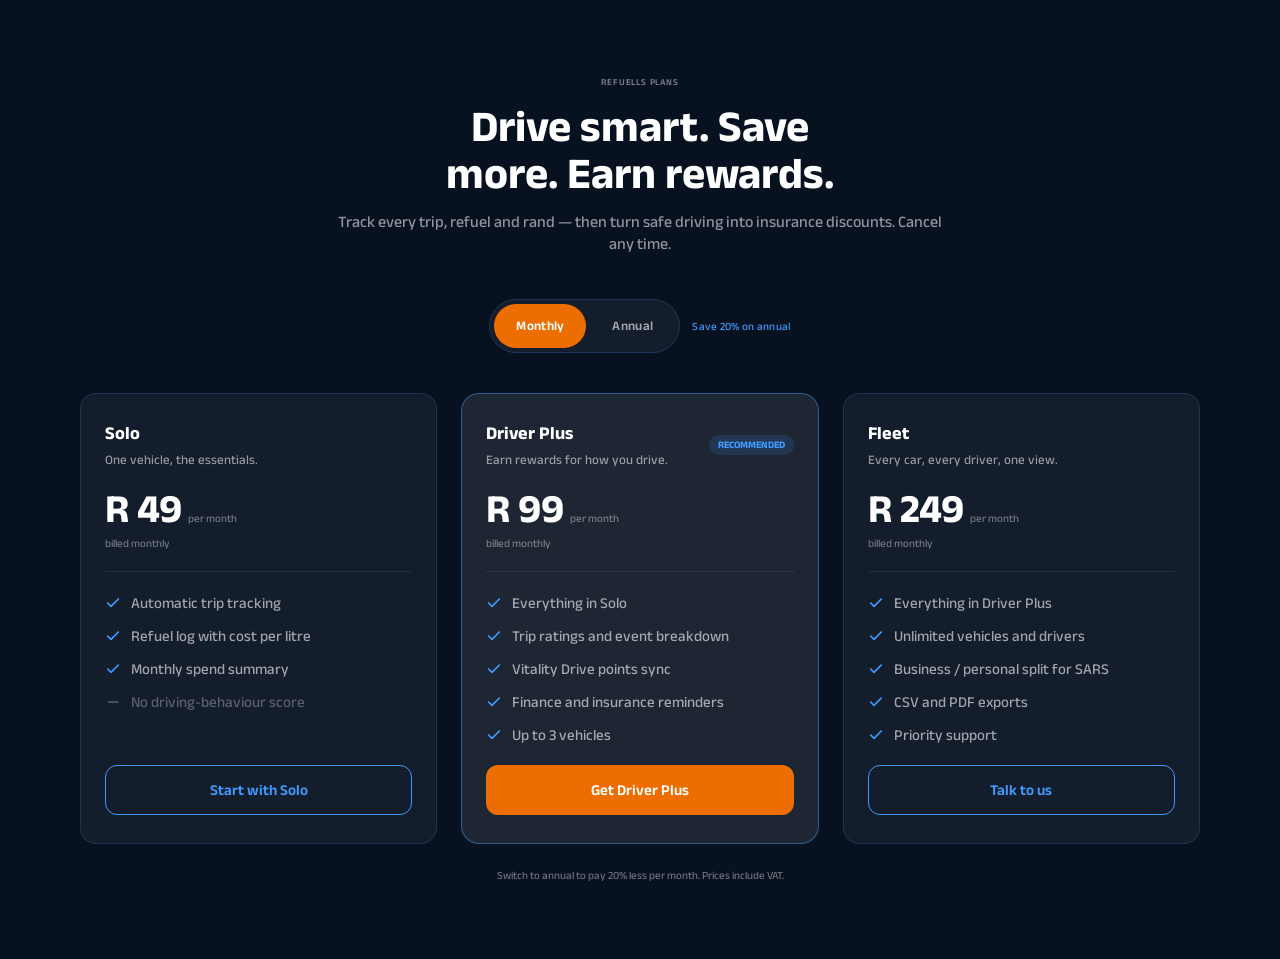
<file: Task 1 Front-end build/index.html>
<!DOCTYPE html>
<html lang="en">
<head>
<meta charset="utf-8">
<meta name="viewport" content="width=device-width, initial-scale=1">
<title>Refuells — Plans &amp; Pricing</title>
<link rel="preconnect" href="https://fonts.googleapis.com">
<link rel="preconnect" href="https://fonts.gstatic.com" crossorigin>
<link rel="stylesheet" href="../ds/styles.css">
<link rel="stylesheet" href="pricing.css">
</head>
<body>

<!-- Icon sprite. Two glyphs: a check for included features, a dash for excluded ones. -->
<svg width="0" height="0" aria-hidden="true" focusable="false" style="position:absolute">
  <symbol id="icon-check" viewBox="0 0 24 24"><path d="M20 6 9 17l-5-5"></path></symbol>
  <symbol id="icon-dash" viewBox="0 0 24 24"><path d="M5 12h14"></path></symbol>
</svg>

<section id="pricing" class="pricing" aria-labelledby="pricing-title"
         data-default-billing="Monthly" data-annual-discount="20">

  <header class="pricing__header">
    <p class="pricing__eyebrow">Refuells Plans</p>
    <h2 id="pricing-title" class="pricing__title">Drive smart. Save more. Earn rewards.</h2>
    <p class="pricing__lede">Track every trip, refuel and rand — then turn safe driving into insurance discounts. Cancel any time.</p>
  </header>

  <div class="billing" role="group" aria-label="Billing period">
    <div class="billing__switch">
      <button type="button" class="billing__pill" data-billing="monthly" aria-pressed="true">Monthly</button>
      <button type="button" class="billing__pill" data-billing="annual" aria-pressed="false">Annual</button>
    </div>
    <p class="billing__savings" data-savings-note>Save 20% on annual</p>
  </div>

  <div class="tiers">

    <article class="tier" aria-labelledby="tier-solo">
      <div class="tier__head">
        <div class="tier__intro">
          <h3 id="tier-solo" class="tier__name">Solo</h3>
          <p class="tier__tagline">One vehicle, the essentials.</p>
        </div>
      </div>
      <p class="tier__price">
        <span class="tier__amount">R <span data-price="0">49</span></span>
        <span class="tier__per" data-per-label>per month</span>
      </p>
      <p class="tier__billed" data-billed="0">billed monthly</p>
      <div class="tier__divider"></div>
      <ul class="features">
        <li class="feature"><svg class="feature__icon" aria-hidden="true"><use href="#icon-check"></use></svg>Automatic trip tracking</li>
        <li class="feature"><svg class="feature__icon" aria-hidden="true"><use href="#icon-check"></use></svg>Refuel log with cost per litre</li>
        <li class="feature"><svg class="feature__icon" aria-hidden="true"><use href="#icon-check"></use></svg>Monthly spend summary</li>
        <li class="feature feature--excluded"><svg class="feature__icon" aria-hidden="true"><use href="#icon-dash"></use></svg>No driving-behaviour score</li>
      </ul>
      <button type="button" class="ds-button ds-button--secondary">Start with Solo</button>
    </article>

    <article class="tier tier--featured" aria-labelledby="tier-plus">
      <div class="tier__head">
        <div class="tier__intro">
          <h3 id="tier-plus" class="tier__name">Driver Plus</h3>
          <p class="tier__tagline">Earn rewards for how you drive.</p>
        </div>
        <span class="ds-badge">RECOMMENDED</span>
      </div>
      <p class="tier__price">
        <span class="tier__amount">R <span data-price="1">99</span></span>
        <span class="tier__per" data-per-label>per month</span>
      </p>
      <p class="tier__billed" data-billed="1">billed monthly</p>
      <div class="tier__divider"></div>
      <ul class="features">
        <li class="feature"><svg class="feature__icon" aria-hidden="true"><use href="#icon-check"></use></svg>Everything in Solo</li>
        <li class="feature"><svg class="feature__icon" aria-hidden="true"><use href="#icon-check"></use></svg>Trip ratings and event breakdown</li>
        <li class="feature"><svg class="feature__icon" aria-hidden="true"><use href="#icon-check"></use></svg>Vitality Drive points sync</li>
        <li class="feature"><svg class="feature__icon" aria-hidden="true"><use href="#icon-check"></use></svg>Finance and insurance reminders</li>
        <li class="feature"><svg class="feature__icon" aria-hidden="true"><use href="#icon-check"></use></svg>Up to 3 vehicles</li>
      </ul>
      <button type="button" class="ds-button ds-button--primary">Get Driver Plus</button>
    </article>

    <article class="tier" aria-labelledby="tier-fleet">
      <div class="tier__head">
        <div class="tier__intro">
          <h3 id="tier-fleet" class="tier__name">Fleet</h3>
          <p class="tier__tagline">Every car, every driver, one view.</p>
        </div>
      </div>
      <p class="tier__price">
        <span class="tier__amount">R <span data-price="2">249</span></span>
        <span class="tier__per" data-per-label>per month</span>
      </p>
      <p class="tier__billed" data-billed="2">billed monthly</p>
      <div class="tier__divider"></div>
      <ul class="features">
        <li class="feature"><svg class="feature__icon" aria-hidden="true"><use href="#icon-check"></use></svg>Everything in Driver Plus</li>
        <li class="feature"><svg class="feature__icon" aria-hidden="true"><use href="#icon-check"></use></svg>Unlimited vehicles and drivers</li>
        <li class="feature"><svg class="feature__icon" aria-hidden="true"><use href="#icon-check"></use></svg>Business / personal split for SARS</li>
        <li class="feature"><svg class="feature__icon" aria-hidden="true"><use href="#icon-check"></use></svg>CSV and PDF exports</li>
        <li class="feature"><svg class="feature__icon" aria-hidden="true"><use href="#icon-check"></use></svg>Priority support</li>
      </ul>
      <button type="button" class="ds-button ds-button--secondary">Talk to us</button>
    </article>

  </div>

  <p class="pricing__note" aria-live="polite" data-live-note>Switch to annual to pay 20% less per month. Prices include VAT.</p>
</section>

<script src="pricing.js"></script>
</body>
</html>
</file>
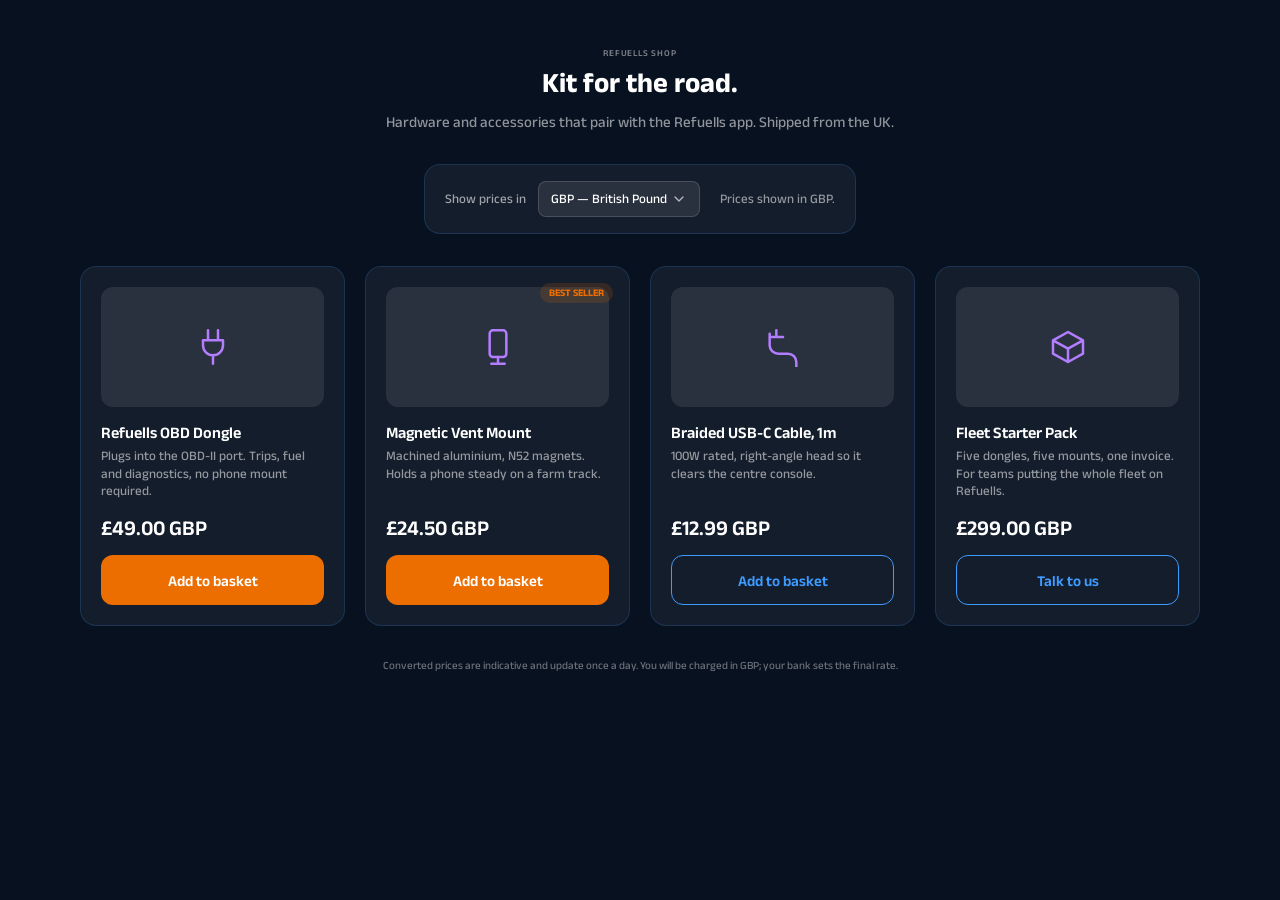
<file: Task 3 API Integration/index.html>
<!DOCTYPE html>
<html lang="en-GB">
<head>
<meta charset="utf-8">
<meta name="viewport" content="width=device-width, initial-scale=1">
<title>Refuells Shop — Live currency conversion</title>
<link rel="preconnect" href="https://fonts.googleapis.com">
<link rel="preconnect" href="https://fonts.gstatic.com" crossorigin>
<link rel="preconnect" href="https://api.frankfurter.dev">
<link rel="stylesheet" href="../ds/styles.css">
<link rel="stylesheet" href="currency.css">
</head>
<body>

<!-- Task 3 demo storefront. Every price below is authored in GBP and is correct
     as-is: currency.js only ever ADDS a converted line above the GBP one. With
     JavaScript off, or the rate API down, this page is a normal GBP shop.

     data-base-currency  the currency prices are stored and charged in
     data-rate-ttl-hours how long a cached rate table stays fresh -->
<main class="shop" data-base-currency="GBP" data-rate-ttl-hours="12">

  <header class="shop__header">
    <p class="shop__eyebrow">Refuells Shop</p>
    <h1 class="shop__title">Kit for the road.</h1>
    <p class="shop__lede">Hardware and accessories that pair with the Refuells app. Shipped from the UK.</p>
  </header>

  <!-- The control and the rate status sit together: one is the input, the other
       is the feedback. The status region is polite so a currency change is
       announced without interrupting whatever the user is reading. -->
  <div class="currency">
    <div class="currency__field">
      <label class="currency__label" for="currency-select">Show prices in</label>
      <select class="currency__select" id="currency-select" data-currency-select>
        <option value="GBP">GBP — British Pound</option>
      </select>
    </div>
    <p class="currency__status" data-rate-status role="status" aria-live="polite"></p>
  </div>

  <ul class="products">

    <li class="product">
      <div class="product__media" aria-hidden="true">
        <svg class="product__glyph" viewBox="0 0 24 24"><use href="#icon-plug"></use></svg>
      </div>
      <div class="product__body">
        <h2 class="product__name">Refuells OBD Dongle</h2>
        <p class="product__blurb">Plugs into the OBD-II port. Trips, fuel and diagnostics, no phone mount required.</p>
        <p class="price" data-price="49.00">
          <span class="price__converted" data-price-converted hidden></span>
          <span class="price__base"><data value="49.00">£49.00</data> GBP</span>
        </p>
        <button type="button" class="ds-button ds-button--primary">Add to basket</button>
      </div>
    </li>

    <li class="product">
      <span class="ds-badge product__badge">BEST SELLER</span>
      <div class="product__media" aria-hidden="true">
        <svg class="product__glyph" viewBox="0 0 24 24"><use href="#icon-mount"></use></svg>
      </div>
      <div class="product__body">
        <h2 class="product__name">Magnetic Vent Mount</h2>
        <p class="product__blurb">Machined aluminium, N52 magnets. Holds a phone steady on a farm track.</p>
        <p class="price" data-price="24.50">
          <span class="price__converted" data-price-converted hidden></span>
          <span class="price__base"><data value="24.50">£24.50</data> GBP</span>
        </p>
        <button type="button" class="ds-button ds-button--primary">Add to basket</button>
      </div>
    </li>

    <li class="product">
      <div class="product__media" aria-hidden="true">
        <svg class="product__glyph" viewBox="0 0 24 24"><use href="#icon-cable"></use></svg>
      </div>
      <div class="product__body">
        <h2 class="product__name">Braided USB-C Cable, 1m</h2>
        <p class="product__blurb">100W rated, right-angle head so it clears the centre console.</p>
        <p class="price" data-price="12.99">
          <span class="price__converted" data-price-converted hidden></span>
          <span class="price__base"><data value="12.99">£12.99</data> GBP</span>
        </p>
        <button type="button" class="ds-button ds-button--secondary">Add to basket</button>
      </div>
    </li>

    <li class="product">
      <div class="product__media" aria-hidden="true">
        <svg class="product__glyph" viewBox="0 0 24 24"><use href="#icon-box"></use></svg>
      </div>
      <div class="product__body">
        <h2 class="product__name">Fleet Starter Pack</h2>
        <p class="product__blurb">Five dongles, five mounts, one invoice. For teams putting the whole fleet on Refuells.</p>
        <p class="price" data-price="299.00">
          <span class="price__converted" data-price-converted hidden></span>
          <span class="price__base"><data value="299.00">£299.00</data> GBP</span>
        </p>
        <button type="button" class="ds-button ds-button--secondary">Talk to us</button>
      </div>
    </li>

  </ul>

  <!-- Not decoration. If you show a converted price you have to say it is not the
       price being charged, or you have mis-sold at checkout. -->
  <p class="shop__disclaimer">
    Converted prices are indicative and update once a day. You will be charged in GBP;
    your bank sets the final rate.
  </p>

</main>

<!-- Icon sprite. Four line glyphs, drawn on the 24×24 grid the DS uses. -->
<svg width="0" height="0" aria-hidden="true" focusable="false" style="position:absolute">
  <symbol id="icon-plug" viewBox="0 0 24 24">
    <path d="M9 2v6M15 2v6M6 8h12v3a6 6 0 0 1-6 6 6 6 0 0 1-6-6V8ZM12 17v5"></path>
  </symbol>
  <symbol id="icon-mount" viewBox="0 0 24 24">
    <rect x="7" y="2" width="10" height="16" rx="2"></rect><path d="M12 18v4M8 22h8"></path>
  </symbol>
  <symbol id="icon-cable" viewBox="0 0 24 24">
    <path d="M4 4v7a5 5 0 0 0 5 5h6a5 5 0 0 1 5 5v3M8 2v4M4 6h8"></path>
  </symbol>
  <symbol id="icon-box" viewBox="0 0 24 24">
    <path d="M21 8 12 3 3 8v8l9 5 9-5V8ZM3 8l9 5 9-5M12 13v8"></path>
  </symbol>
</svg>

<script src="currency.js"></script>
</body>
</html>
</file>
<file: ds/styles.css>
/* Refuells Design System — global entry point.
   Consumers link THIS file. It is a manifest of @imports only. */
@import "tokens/fonts.css";
@import "tokens/colors.css";
@import "tokens/icons.css";
@import "tokens/typography.css";
@import "tokens/spacing.css";
@import "tokens/radius.css";
@import "components.css";
</file>
<file: Task 1 Front-end build/pricing.css>
/* Refuells — Pricing section.
   Every value here comes from Pricing Section.dc.html; the inline styles and
   the pill() helper in its DCLogic class are lifted into classes unchanged. */

/* ---- Page globals (the template's <helmet> block) ---- */
html, body {
  margin: 0;
  background: #081120;
}

a {
  color: var(--primary);
  text-decoration: none;
}

a:hover { color: var(--secondary); }

*:focus-visible {
  outline: 2px solid var(--primary);
  outline-offset: 3px;
  border-radius: 6px;
}

/* ---- Section shell ---- */
.pricing {
  box-sizing: border-box;
  min-height: 100vh;
  padding: clamp(32px, 6vw, 88px) clamp(20px, 5vw, 64px);
  font-family: var(--font);
  background: var(--surface);
  color: var(--text-1);
}

.pricing__header {
  display: flex;
  flex-direction: column;
  align-items: center;
  gap: 14px;
  max-width: 640px;
  margin: 0 auto clamp(28px, 4vw, 44px);
  text-align: center;
}

.pricing__eyebrow {
  margin: 0;
  font: var(--type-label);
  letter-spacing: var(--label-tracking);
  text-transform: uppercase;
  color: var(--text-45);
}

.pricing__title {
  margin: 0;
  font: var(--type-title-xl);
  font-size: clamp(28px, 4.4vw, 44px);
  line-height: 1.08;
  text-wrap: balance;
}

.pricing__lede {
  margin: 0;
  font: var(--type-body);
  font-size: 16px;
  color: var(--text-55);
  text-wrap: pretty;
}

/* ---- Billing toggle ---- */
.billing {
  display: flex;
  justify-content: center;
  align-items: center;
  gap: 12px;
  flex-wrap: wrap;
  margin-bottom: clamp(24px, 3.5vw, 40px);
}

.billing__switch {
  display: inline-flex;
  gap: 4px;
  padding: 4px;
  border: 1px solid var(--card-stroke);
  border-radius: var(--radius-full);
  background: var(--card-fill);
}

/* Driven off aria-pressed so the visual state and the announced state
   can never drift apart. */
.billing__pill {
  padding: 9px 22px;
  min-height: 44px;
  border: none;
  border-radius: var(--radius-full);
  font: var(--type-caption);
  font-family: var(--font);
  font-size: 13px;
  font-weight: 600;
  letter-spacing: var(--pill-tracking);
  color: var(--text-60);
  background: transparent;
  cursor: pointer;
  transition: background .15s ease, color .15s ease;
}

.billing__pill:hover { opacity: .85; }

.billing__pill[aria-pressed="true"] {
  color: #fff;
  background: var(--accent);
}

.billing__savings {
  margin: 0;
  font: var(--type-caption);
  color: var(--primary);
  letter-spacing: var(--pill-tracking);
}

/* ---- Tier grid ---- */
.tiers {
  display: grid;
  grid-template-columns: repeat(auto-fit, minmax(288px, 1fr));
  gap: clamp(16px, 2vw, 24px);
  align-items: stretch;
  max-width: 1120px;
  margin: 0 auto;
}

.tier {
  box-sizing: border-box;
  display: flex;
  flex-direction: column;
  gap: 20px;
  padding: 28px 24px;
  border: 1px solid var(--card-stroke);
  border-radius: var(--radius-lg);
  background: var(--card-fill);
}

.tier--featured {
  position: relative;
  border-radius: var(--radius-hero);
  border-color: rgba(62, 155, 255, 0.45);
  background: var(--card-fill-raised);
}

.tier__head {
  display: flex;
  align-items: center;
  justify-content: space-between;
  gap: 12px;
}

.tier__intro {
  display: flex;
  flex-direction: column;
  gap: 6px;
}

.tier__name {
  margin: 0;
  font: var(--type-title);
  font-size: 18px;
}

.tier__tagline {
  margin: 0;
  font: var(--type-subhead);
  color: var(--text-55);
}

.tier__price {
  margin: 0;
  display: flex;
  align-items: baseline;
  gap: 6px;
}

.tier__amount {
  font: var(--type-hero);
  font-size: 40px;
}

.tier__per {
  font: var(--type-caption);
  color: var(--text-40);
}

/* Pulled up under the price. min-height reserves the line so switching
   between "billed monthly" and "R … billed yearly" never reflows the card. */
.tier__billed {
  margin: -12px 0 0;
  min-height: 14px;
  font: var(--type-caption);
  color: var(--text-40);
}

.tier__divider {
  height: 1px;
  background: var(--divider);
}

/* ---- Feature list ---- */
.features {
  list-style: none;
  margin: 0;
  padding: 0;
  display: flex;
  flex-direction: column;
  gap: 12px;
  flex: 1;
}

.feature {
  display: flex;
  align-items: flex-start;
  gap: 10px;
  font: var(--type-body);
  color: var(--text-60);
}

.feature--excluded { color: var(--text-30); }

.feature__icon {
  width: 16px;
  height: 16px;
  flex: 0 0 auto;
  margin-top: 3px;
  fill: none;
  stroke: var(--primary);
  stroke-width: 2.5;
  stroke-linecap: round;
  stroke-linejoin: round;
}

.feature--excluded .feature__icon { stroke: rgba(255, 255, 255, 0.3); }

/* ---- Footnote ---- */
.pricing__note {
  margin: 24px auto 0;
  max-width: 560px;
  text-align: center;
  font: var(--type-caption);
  color: var(--text-40);
}

@media (prefers-reduced-motion: reduce) {
  .billing__pill { transition: none; }
}
</file>
<file: Task 3 API Integration/currency.css>
/* Refuells Shop — Task 3 demo storefront.
   Everything here is built on the design-system tokens in ds/tokens/. No hex
   values and no raw px scale at this layer: if a value isn't a token, it is a
   layout number (grid columns, media query widths) that the DS has no opinion on. */

*, *::before, *::after { box-sizing: border-box; }

/* The [hidden] attribute has to beat the display rules below it — without this,
   a display: value on .price__converted would keep an empty box on the page. */
[hidden] { display: none !important; }

body {
  margin: 0;
  padding: var(--space-huge) var(--space-lg) var(--space-massive);
  background: var(--surface);
  color: var(--text-1);
  font: var(--type-body);
  font-family: var(--font);
  -webkit-font-smoothing: antialiased;
}

.shop {
  max-width: 1120px;
  margin: 0 auto;
}

/* ---- Header ---------------------------------------------------------- */

.shop__header {
  max-width: 620px;
  margin: 0 auto var(--space-xxl);
  text-align: center;
}

.shop__eyebrow {
  margin: 0 0 var(--space-xs);
  font: var(--type-label);
  font-family: var(--font);
  letter-spacing: var(--label-tracking);
  text-transform: uppercase;
  color: var(--text-45);
}

.shop__title {
  margin: 0 0 var(--space-sm);
  font: var(--type-title-xl);
  font-family: var(--font);
}

.shop__lede {
  margin: 0;
  font: var(--type-body);
  font-family: var(--font);
  color: var(--text-55);
}

/* ---- Currency control ------------------------------------------------ */

.currency {
  display: flex;
  flex-wrap: wrap;
  align-items: center;
  justify-content: center;
  gap: var(--space-sm) var(--space-lg);
  margin: 0 auto var(--space-xxl);
  padding: var(--space-md) var(--space-lg);
  max-width: max-content;
  background: var(--card-fill);
  border: 1px solid var(--card-stroke);
  border-radius: var(--radius-lg);
}

.currency__field {
  display: flex;
  align-items: center;
  gap: var(--space-sm);
}

.currency__label {
  font: var(--type-subhead);
  font-family: var(--font);
  color: var(--text-60);
  white-space: nowrap;
}

.currency__select {
  appearance: none;
  padding: var(--space-xs) var(--space-xxl) var(--space-xs) var(--space-sm);
  background: var(--card-fill-raised);
  border: 1px solid var(--hairline);
  border-radius: var(--radius-sm);
  color: var(--text-1);
  font: var(--type-subhead);
  font-family: var(--font);
  cursor: pointer;

  /* Chevron drawn as a data URI so the control needs no sprite reference.
     stroke is --text-40 flattened to a hex the URI can carry. */
  background-image: url("data:image/svg+xml,%3Csvg xmlns='http://www.w3.org/2000/svg' viewBox='0 0 24 24' fill='none' stroke='%23b3b8c2' stroke-width='2' stroke-linecap='round' stroke-linejoin='round'%3E%3Cpath d='m6 9 6 6 6-6'/%3E%3C/svg%3E");
  background-repeat: no-repeat;
  background-position: right var(--space-sm) center;
  background-size: 16px;
}

.currency__select option {
  /* Native dropdowns render on the OS surface, not ours — set both explicitly
     or Windows renders white-on-white. */
  background: var(--surface-raised);
  color: var(--text-1);
}

/* The status line is a live region: it must hold its space when empty, or an
   announcement shifts the layout under the pointer. */
.currency__status {
  margin: 0;
  min-height: 1.35em;
  font: var(--type-subhead);
  font-family: var(--font);
  color: var(--text-55);
  text-align: center;
}

/* ---- Product grid ---------------------------------------------------- */

.products {
  display: grid;
  grid-template-columns: repeat(4, 1fr);
  gap: var(--space-lg);
  margin: 0 0 var(--space-xxl);
  padding: 0;
  list-style: none;
}

@media (max-width: 1000px) { .products { grid-template-columns: repeat(2, 1fr); } }
@media (max-width: 560px)  { .products { grid-template-columns: 1fr; } }

.product {
  position: relative;
  display: flex;
  flex-direction: column;
  padding: var(--space-lg);
  background: var(--card-fill);
  border: 1px solid var(--card-stroke);
  border-radius: var(--radius-lg);
}

.product__badge {
  --badge-color: var(--accent);
  position: absolute;
  top: var(--space-md);
  right: var(--space-md);
}

.product__media {
  display: grid;
  place-items: center;
  height: 120px;
  margin-bottom: var(--space-md);
  background: var(--card-fill-raised);
  border-radius: var(--radius-md);
}

.product__glyph {
  width: 40px;
  height: 40px;
  fill: none;
  stroke: var(--icon-vehicle);
  stroke-width: 1.5;
  stroke-linecap: round;
  stroke-linejoin: round;
}

/* Push the price and button to the bottom so cards with different blurb
   lengths still line their prices up across the row. */
.product__body {
  display: flex;
  flex-direction: column;
  flex: 1;
}

.product__name {
  margin: 0 0 var(--space-xxs);
  font: var(--type-headline);
  font-family: var(--font);
}

.product__blurb {
  margin: 0 0 var(--space-md);
  font: var(--type-subhead);
  font-family: var(--font);
  color: var(--text-55);
}

/* ---- Price ------------------------------------------------------------
   Two lines, always in this order: the converted price on top, the GBP price
   underneath. Without a conversion the GBP line is the only one, and it takes
   the prominent treatment instead — .price--converted is what demotes it. */

.price {
  display: flex;
  flex-direction: column;
  gap: var(--space-xxxs);
  margin: auto 0 var(--space-md);
}

.price__converted {
  font: var(--type-value);
  font-family: var(--font);
  color: var(--text-1);
}

.price__base {
  font: var(--type-value);
  font-family: var(--font);
  color: var(--text-1);
}

.price--converted .price__base {
  font: var(--type-caption);
  font-family: var(--font);
  color: var(--text-40);
}

.price__base data { font: inherit; }

/* ---- Disclaimer ------------------------------------------------------ */

.shop__disclaimer {
  max-width: 620px;
  margin: 0 auto;
  font: var(--type-caption);
  font-family: var(--font);
  color: var(--text-40);
  text-align: center;
}

/* ---- Focus ----------------------------------------------------------- */

:focus-visible {
  outline: 2px solid var(--primary);
  outline-offset: 2px;
  border-radius: var(--radius-xs);
}
</file>
